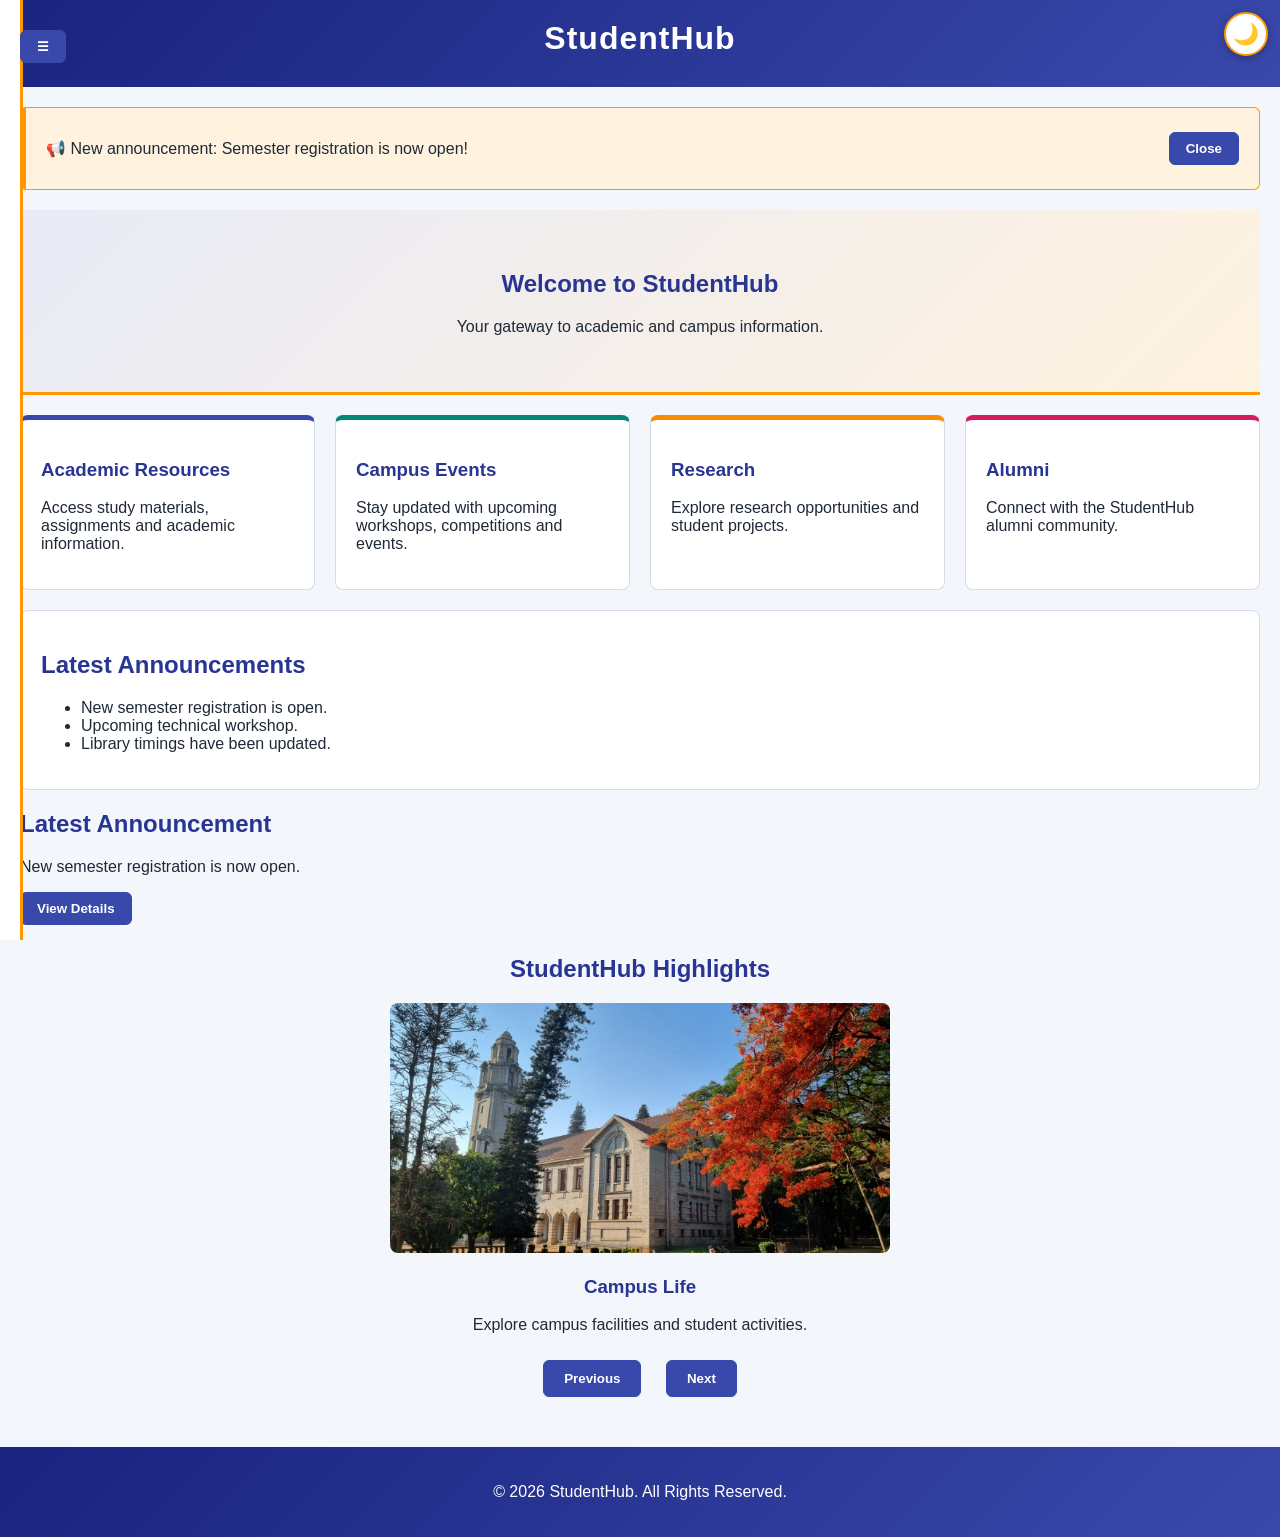
<file: index.html>
<!DOCTYPE html>
<html lang="en">

<head>
    <meta charset="UTF-8">
    <meta name="viewport" content="width=device-width, initial-scale=1.0">
    <title>StudentHub - Home</title>

    <link rel="stylesheet" href="css/style.css">
</head>

<body>

    <header>
    <h1>StudentHub</h1>

</header>
<nav>

    <button id="menuButton" class="menu-button">
        ☰
    </button>

    <div id="sideMenu" class="side-menu">

        <button id="closeMenu" class="close-menu">
            ×
        </button>

        <h2>StudentHub</h2>

        <ul>
            <li><a href="index.html">Home</a></li>
            <li><a href="about.html">About</a></li>
            <li><a href="dashboard.php">Dashboard</a></li>
            <li><a href="profile.php">Profile</a></li>
            <li><a href="events.php">Events</a></li>
            <li><a href="students.html">Students</a></li>
            <li><a href="faq.html">FAQ</a></li>
            <li><a href="campus.html">Campus</a></li>
            <li><a href="research.html">Research</a></li>
            <li><a href="alumni.html">Alumni</a></li>
            <li><a href="feedback.php">Feedback</a></li>
            <li><a href="login.php">Login</a></li>
            <li><a href="register.php">Register</a></li>
        </ul>

    </div>

</nav>
    <main>
        <div id="notification" class="notification">
    <p>
        📢 New announcement: Semester registration is now open!
    </p>

    <button id="closeNotification">Close</button>
</div>       
        <section class="hero">
            <h2>Welcome to StudentHub</h2>
            <p>Your gateway to academic and campus information.</p>
        </section>

        <section class="features">
            <article>
                <h3>Academic Resources</h3>
                <p>Access study materials, assignments and academic information.</p>
            </article>

            <article>
                <h3>Campus Events</h3>
                <p>Stay updated with upcoming workshops, competitions and events.</p>
            </article>

            <article>
                <h3>Research</h3>
                <p>Explore research opportunities and student projects.</p>
            </article>

            <article>
                <h3>Alumni</h3>
                <p>Connect with the StudentHub alumni community.</p>
            </article>
        </section>

        <section class="announcements">
            <h2>Latest Announcements</h2>
            <ul>
                <li>New semester registration is open.</li>
                <li>Upcoming technical workshop.</li>
                <li>Library timings have been updated.</li>
            </ul>
        </section>

        <section class="modal-section">
    <h2>Latest Announcement</h2>

    <p>New semester registration is now open.</p>

    <button id="openModal">View Details</button>
</section>

        <section class="slider">

    <h2>StudentHub Highlights</h2>

    <div class="slide">
        <img src="images/campus.jpg" alt="Student campus">
        <h3>Campus Life</h3>
        <p>Explore campus facilities and student activities.</p>
    </div>

    <div class="slide">
        <img src="images/research.jpg" alt="Students working on research">
        <h3>Research</h3>
        <p>Discover research opportunities and innovation projects.</p>
    </div>

    <div class="slide">
        <img src="images/events.jpg" alt="Students participating in an event">
        <h3>Campus Events</h3>
        <p>Participate in workshops, competitions and cultural events.</p>
    </div>

    <button id="previous">Previous</button>
    <button id="next">Next</button>

</section>

<div id="modal" class="modal">

    <div class="modal-content">

        <button id="closeModal" class="close-button">
            Close
        </button>

        <h2>Semester Registration</h2>

        <p>
            Students can now register for the upcoming semester
            through the StudentHub portal.
        </p>

    </div>

</div>

    </main>

    <footer>
        <p>&copy; 2026 StudentHub. All Rights Reserved.</p>
    </footer>

    <script src="js/script.js"></script>

</body>

</html>
</file>
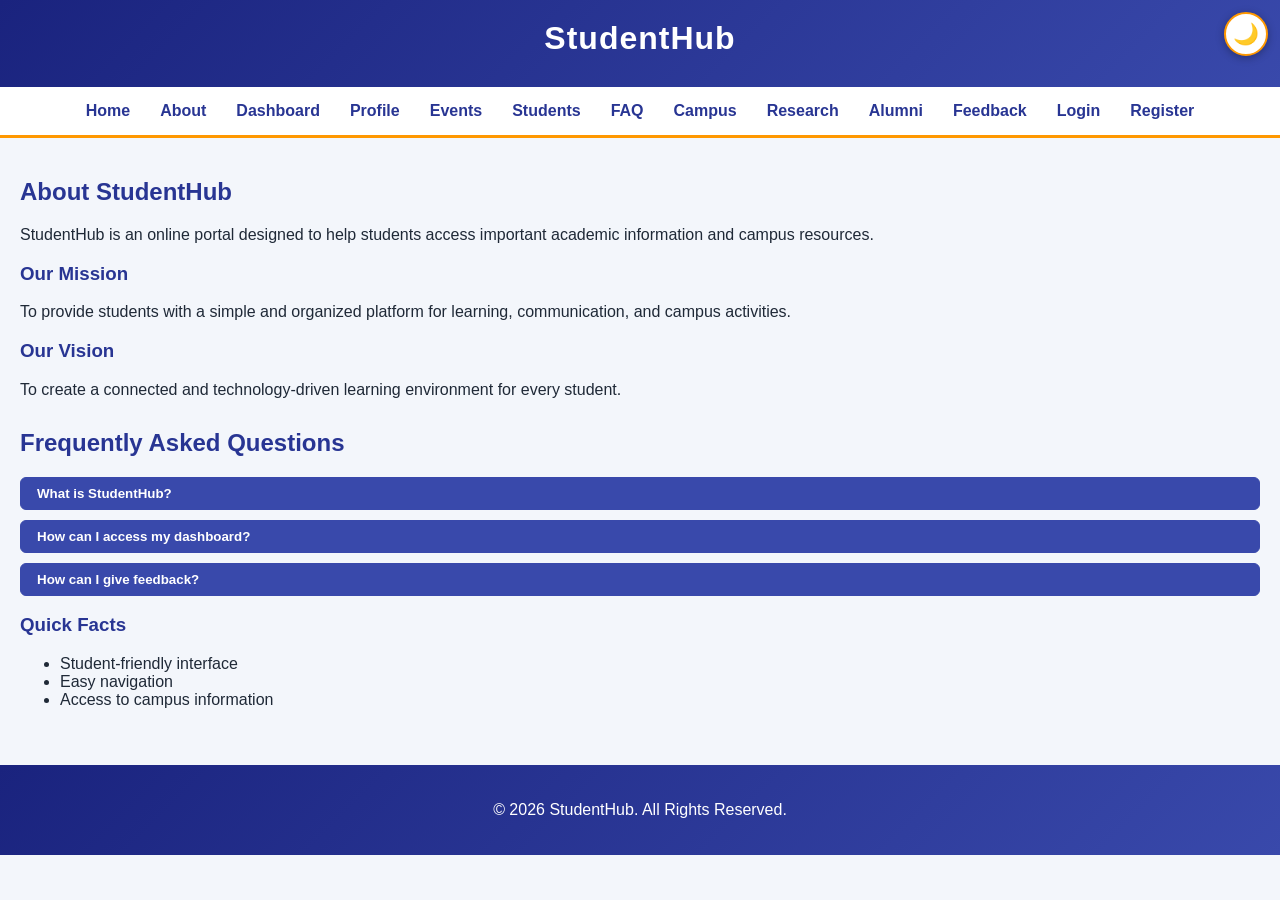
<file: about.html>
<!DOCTYPE html>
<html lang="en">

<head>
    <meta charset="UTF-8">
    <meta name="viewport" content="width=device-width, initial-scale=1.0">
    <title>StudentHub - About</title>

    <link rel="stylesheet" href="css/style.css">
</head>

<body>

    <header>
        <h1>StudentHub</h1>
    </header>

     <nav>
        <ul>
            <li><a href="index.html">Home</a></li>
            <li><a href="about.html">About</a></li>
            <li><a href="dashboard.php">Dashboard</a></li>
            <li><a href="profile.php">Profile</a></li>
            <li><a href="events.php">Events</a></li>
            <li><a href="students.html">Students</a></li>
            <li><a href="faq.html">FAQ</a></li>
            <li><a href="campus.html">Campus</a></li>
            <li><a href="research.html">Research</a></li>
            <li><a href="alumni.html">Alumni</a></li>
            <li><a href="feedback.php">Feedback</a></li>
            <li><a href="login.php">Login</a></li>
            <li><a href="register.php">Register</a></li>
        </ul>
    </nav>
    

    <main>

        <section>
            <h2>About StudentHub</h2>

            <p>
                StudentHub is an online portal designed to help students
                access important academic information and campus resources.
            </p>

            <article>
                <h3>Our Mission</h3>
                <p>
                    To provide students with a simple and organized platform
                    for learning, communication, and campus activities.
                </p>
            </article>

            <article>
                <h3>Our Vision</h3>
                <p>
                    To create a connected and technology-driven learning
                    environment for every student.
                </p>
            </article>

        </section>

        <section class="faq">
    <h2>Frequently Asked Questions</h2>

    <div class="faq-item">
        <button class="faq-question">
            What is StudentHub?
        </button>

        <p class="faq-answer">
            StudentHub is a student portal that provides academic
            and campus-related information.
        </p>
    </div>

    <div class="faq-item">
        <button class="faq-question">
            How can I access my dashboard?
        </button>

        <p class="faq-answer">
            You can access your dashboard by logging into your StudentHub account.
        </p>
    </div>

    <div class="faq-item">
        <button class="faq-question">
            How can I give feedback?
        </button>

        <p class="faq-answer">
            You can submit your suggestions through the Feedback page.
        </p>
    </div>
</section>

        <aside>
            <h3>Quick Facts</h3>
            <ul>
                <li>Student-friendly interface</li>
                <li>Easy navigation</li>
                <li>Access to campus information</li>
            </ul>
        </aside>

    </main>

    <footer>
        <p>&copy; 2026 StudentHub. All Rights Reserved.</p>
    </footer>

    <script src="js/script.js"></script>

</body>

</html>
</file>
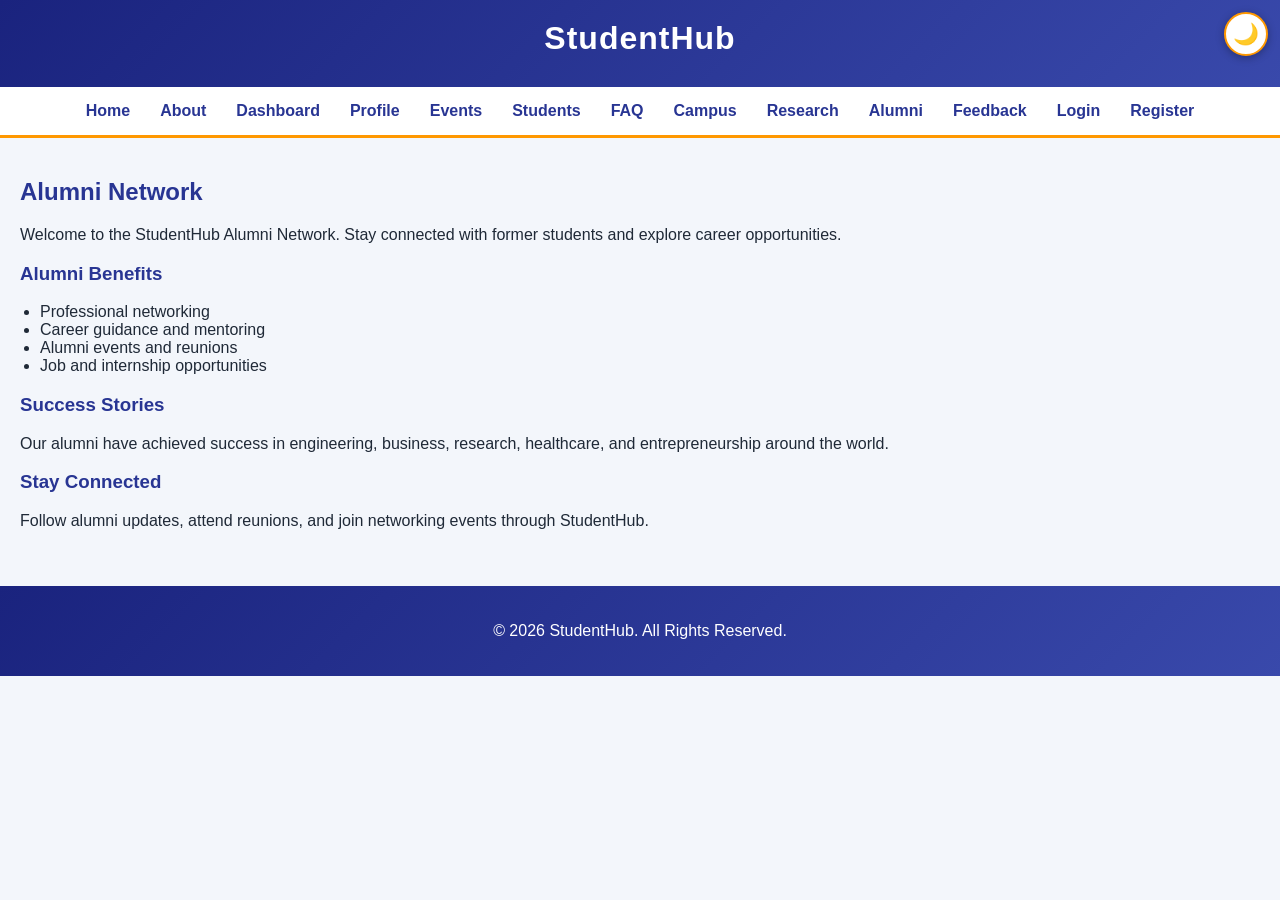
<file: alumni.html>
<!DOCTYPE html>
    <html lang="en">

    <head>
        <meta charset="UTF-8">
        <meta name="viewport" content="width=device-width, initial-scale=1.0">
        <title>StudentHub - Alumni</title>

        <link rel="stylesheet" href="css/style.css">
    </head>

    <body>

        <header>
            <h1>StudentHub</h1>
        </header>

        <nav>
            <ul>
                <li><a href="index.html">Home</a></li>
                <li><a href="about.html">About</a></li>
                <li><a href="dashboard.php">Dashboard</a></li>
                <li><a href="profile.php">Profile</a></li>
                <li><a href="events.php">Events</a></li>
            <li><a href="students.html">Students</a></li>
            <li><a href="faq.html">FAQ</a></li>
                <li><a href="campus.html">Campus</a></li>
                <li><a href="research.html">Research</a></li>
                <li><a href="alumni.html">Alumni</a></li>
                <li><a href="feedback.php">Feedback</a></li>
                <li><a href="login.php">Login</a></li>
            <li><a href="register.php">Register</a></li>
            </ul>
        </nav>

        <main>

            <section>
                <h2>Alumni Network</h2>

                <p>
                    Welcome to the StudentHub Alumni Network. Stay connected with
                    former students and explore career opportunities.
                </p>

                <article>
                    <h3>Alumni Benefits</h3>
                    <ul>
                        <li>Professional networking</li>
                        <li>Career guidance and mentoring</li>
                        <li>Alumni events and reunions</li>
                        <li>Job and internship opportunities</li>
                    </ul>
                </article>

                <article>
                    <h3>Success Stories</h3>
                    <p>
                        Our alumni have achieved success in engineering, business,
                        research, healthcare, and entrepreneurship around the world.
                    </p>
                </article>

            </section>

            <aside>
                <h3>Stay Connected</h3>
                <p>
                    Follow alumni updates, attend reunions, and join networking
                    events through StudentHub.
                </p>
            </aside>

        </main>

        <footer>
            <p>&copy; 2026 StudentHub. All Rights Reserved.</p>
        </footer>

        <script src="js/script.js"></script>

    </body>

    </html>
</file>
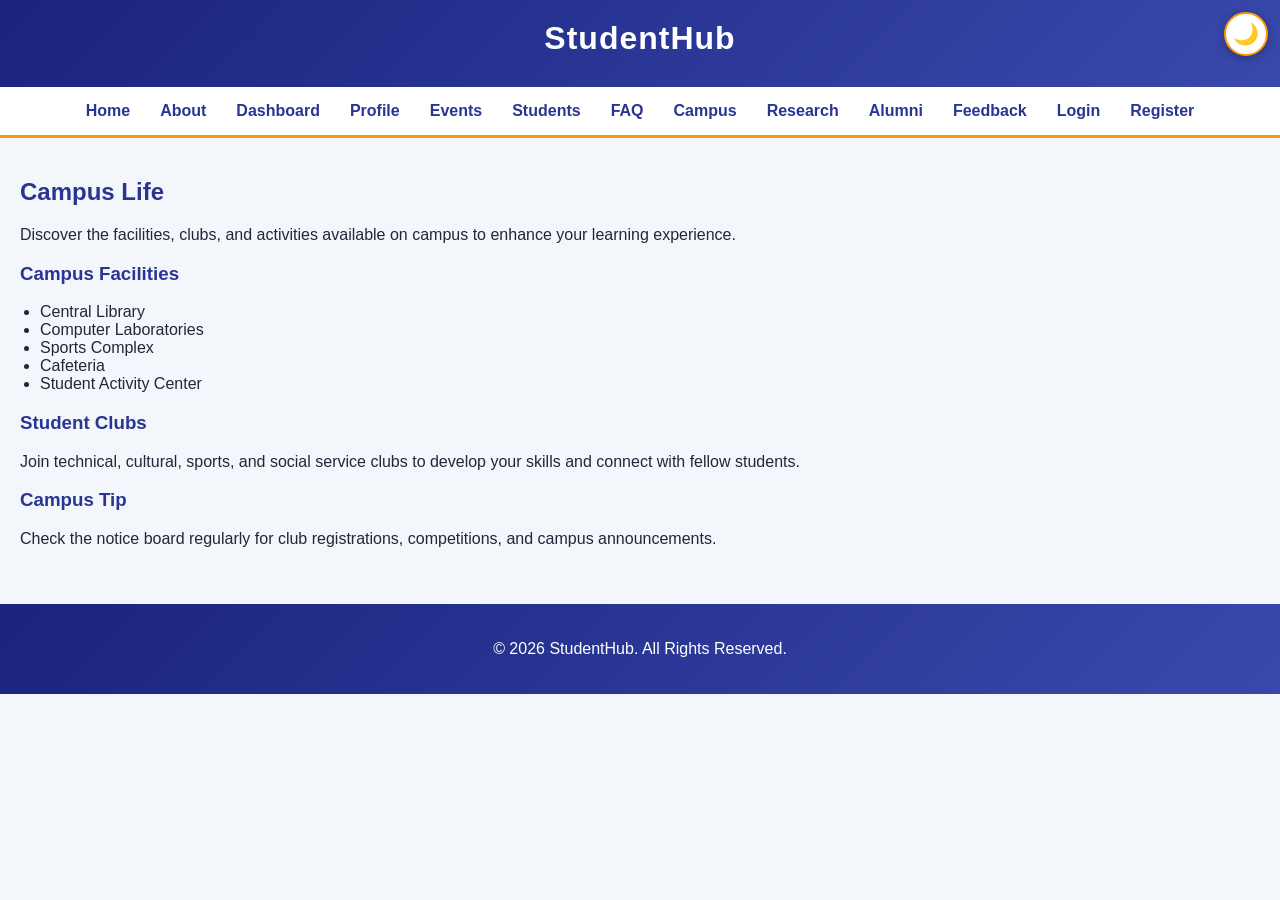
<file: campus.html>
<!DOCTYPE html>
<html lang="en">

<head>
    <meta charset="UTF-8">
    <meta name="viewport" content="width=device-width, initial-scale=1.0">
    <title>StudentHub - Campus</title>

    <link rel="stylesheet" href="css/style.css">
</head>

<body>

    <header>
        <h1>StudentHub</h1>
    </header>

    <nav>
        <ul>
            <li><a href="index.html">Home</a></li>
            <li><a href="about.html">About</a></li>
            <li><a href="dashboard.php">Dashboard</a></li>
            <li><a href="profile.php">Profile</a></li>
            <li><a href="events.php">Events</a></li>
            <li><a href="students.html">Students</a></li>
            <li><a href="faq.html">FAQ</a></li>
            <li><a href="campus.html">Campus</a></li>
            <li><a href="research.html">Research</a></li>
            <li><a href="alumni.html">Alumni</a></li>
            <li><a href="feedback.php">Feedback</a></li>
            <li><a href="login.php">Login</a></li>
            <li><a href="register.php">Register</a></li>
        </ul>
    </nav>

    <main>

        <section>
            <h2>Campus Life</h2>

            <p>
                Discover the facilities, clubs, and activities available on campus
                to enhance your learning experience.
            </p>

            <article>
                <h3>Campus Facilities</h3>
                <ul>
                    <li>Central Library</li>
                    <li>Computer Laboratories</li>
                    <li>Sports Complex</li>
                    <li>Cafeteria</li>
                    <li>Student Activity Center</li>
                </ul>
            </article>

            <article>
                <h3>Student Clubs</h3>
                <p>
                    Join technical, cultural, sports, and social service clubs to
                    develop your skills and connect with fellow students.
                </p>
            </article>

        </section>

        <aside>
            <h3>Campus Tip</h3>
            <p>
                Check the notice board regularly for club registrations,
                competitions, and campus announcements.
            </p>
        </aside>

    </main>

    <footer>
        <p>&copy; 2026 StudentHub. All Rights Reserved.</p>
    </footer>

    <script src="js/script.js"></script>

</body>

</html>
</file>
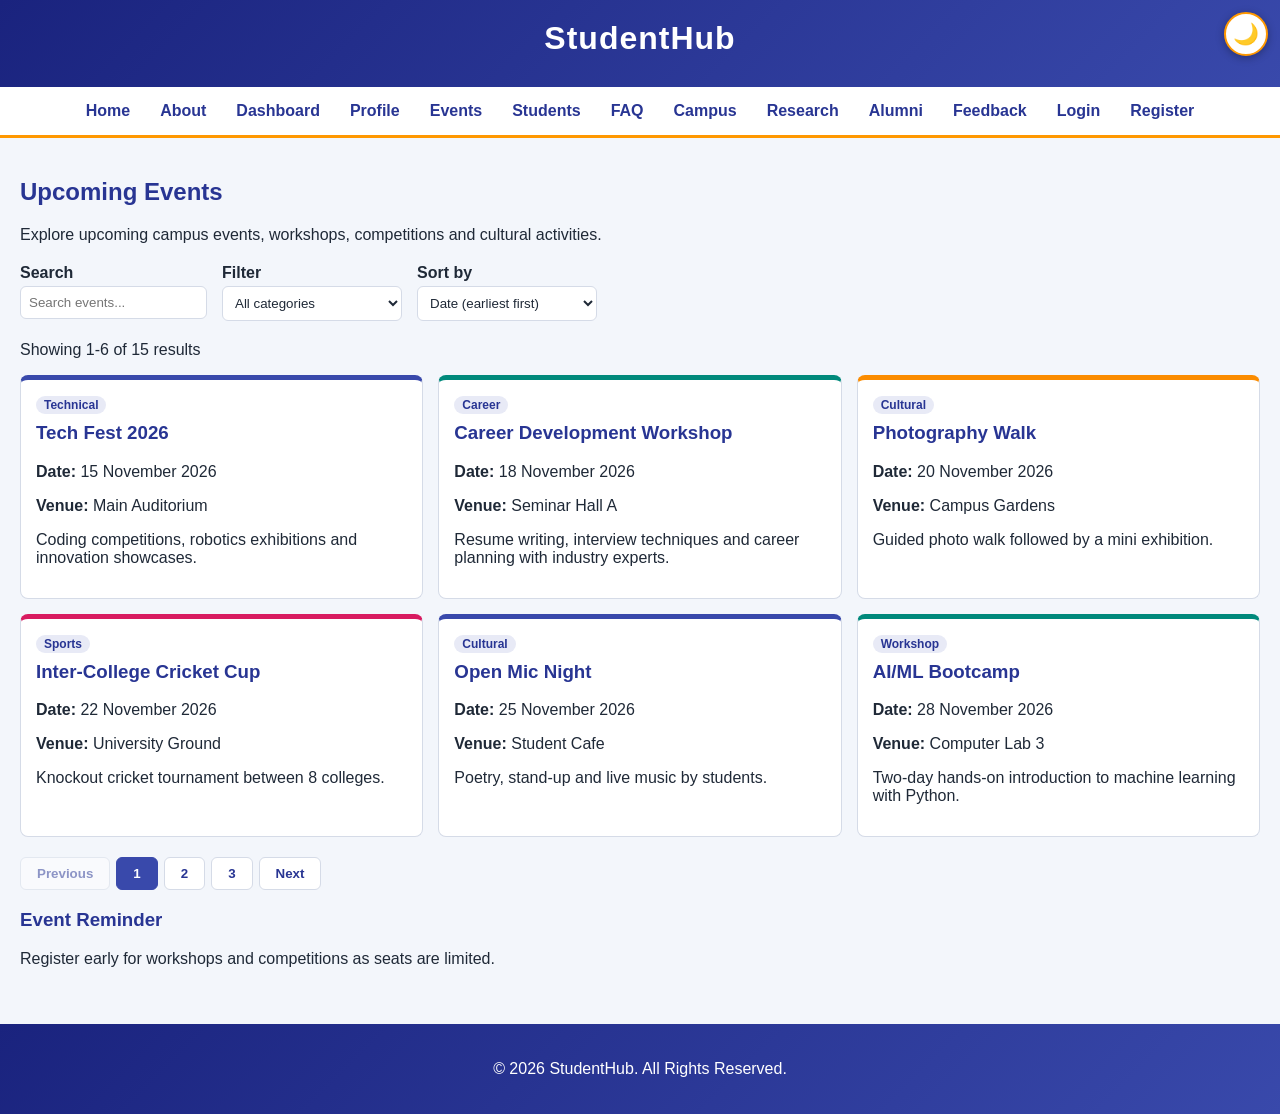
<file: events.html>
<!DOCTYPE html>
<html lang="en">

<head>
    <meta charset="UTF-8">
    <meta name="viewport" content="width=device-width, initial-scale=1.0">
    <title>StudentHub - Events</title>

    <link rel="stylesheet" href="css/style.css">
</head>

<body>

    <header>
        <h1>StudentHub</h1>
    </header>

    <nav>
        <ul>
            <li><a href="index.html">Home</a></li>
            <li><a href="about.html">About</a></li>
            <li><a href="dashboard.php">Dashboard</a></li>
            <li><a href="profile.php">Profile</a></li>
            <li><a href="events.html">Events</a></li>
            <li><a href="students.html">Students</a></li>
            <li><a href="faq.html">FAQ</a></li>
            <li><a href="campus.html">Campus</a></li>
            <li><a href="research.html">Research</a></li>
            <li><a href="alumni.html">Alumni</a></li>
            <li><a href="feedback.php">Feedback</a></li>
            <li><a href="login.php">Login</a></li>
            <li><a href="register.php">Register</a></li>
        </ul>
    </nav>

    <main>

        <section id="listApp" data-source="data/events.json" data-type="events" data-page-size="6">
            <h2>Upcoming Events</h2>
            <p>Explore upcoming campus events, workshops, competitions and cultural activities.</p>

            <div class="controls">
                <div>
                    <label for="searchBox">Search</label>
                    <input type="search" id="searchBox" placeholder="Search events...">
                </div>
                <div>
                    <label for="filterSelect">Filter</label>
                    <select id="filterSelect"></select>
                </div>
                <div>
                    <label for="sortSelect">Sort by</label>
                    <select id="sortSelect"></select>
                </div>
            </div>

            <p id="listStatus" role="status">Loading...</p>
            <div id="listContainer" class="card-grid"></div>
            <div id="pagination" class="pagination" role="navigation" aria-label="Pagination"></div>
        </section>

        <aside>
            <h3>Event Reminder</h3>
            <p>Register early for workshops and competitions as seats are limited.</p>
        </aside>

    </main>

    <footer>
        <p>&copy; 2026 StudentHub. All Rights Reserved.</p>
    </footer>

    <script src="js/script.js"></script>
    <script src="js/list.js"></script>

</body>

</html>
</file>
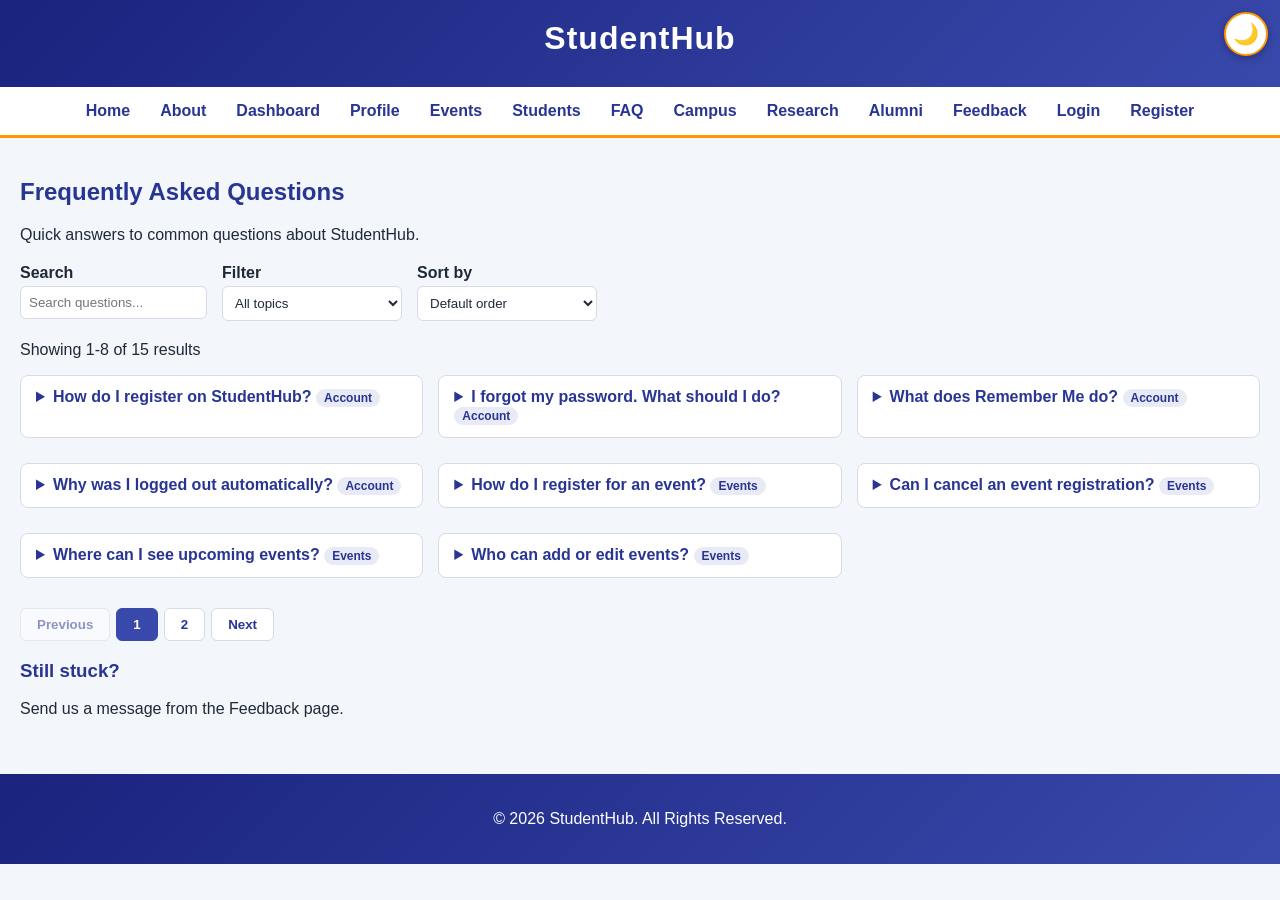
<file: faq.html>
<!DOCTYPE html>
<html lang="en">

<head>
    <meta charset="UTF-8">
    <meta name="viewport" content="width=device-width, initial-scale=1.0">
    <title>StudentHub - FAQ</title>

    <link rel="stylesheet" href="css/style.css">
</head>

<body>

    <header>
        <h1>StudentHub</h1>
    </header>

    <nav>
        <ul>
            <li><a href="index.html">Home</a></li>
            <li><a href="about.html">About</a></li>
            <li><a href="dashboard.php">Dashboard</a></li>
            <li><a href="profile.php">Profile</a></li>
            <li><a href="events.php">Events</a></li>
            <li><a href="students.html">Students</a></li>
            <li><a href="faq.html">FAQ</a></li>
            <li><a href="campus.html">Campus</a></li>
            <li><a href="research.html">Research</a></li>
            <li><a href="alumni.html">Alumni</a></li>
            <li><a href="feedback.php">Feedback</a></li>
            <li><a href="login.php">Login</a></li>
            <li><a href="register.php">Register</a></li>
        </ul>
    </nav>

    <main>

        <section id="listApp" data-source="data/faqs.json" data-type="faqs" data-page-size="8">
            <h2>Frequently Asked Questions</h2>
            <p>Quick answers to common questions about StudentHub.</p>

            <div class="controls">
                <div>
                    <label for="searchBox">Search</label>
                    <input type="search" id="searchBox" placeholder="Search questions...">
                </div>
                <div>
                    <label for="filterSelect">Filter</label>
                    <select id="filterSelect"></select>
                </div>
                <div>
                    <label for="sortSelect">Sort by</label>
                    <select id="sortSelect"></select>
                </div>
            </div>

            <p id="listStatus" role="status">Loading...</p>
            <div id="listContainer" class="card-grid"></div>
            <div id="pagination" class="pagination" role="navigation" aria-label="Pagination"></div>
        </section>

        <aside>
            <h3>Still stuck?</h3>
            <p>Send us a message from the Feedback page.</p>
        </aside>

    </main>

    <footer>
        <p>&copy; 2026 StudentHub. All Rights Reserved.</p>
    </footer>

    <script src="js/script.js"></script>
    <script src="js/list.js"></script>

</body>

</html>
</file>
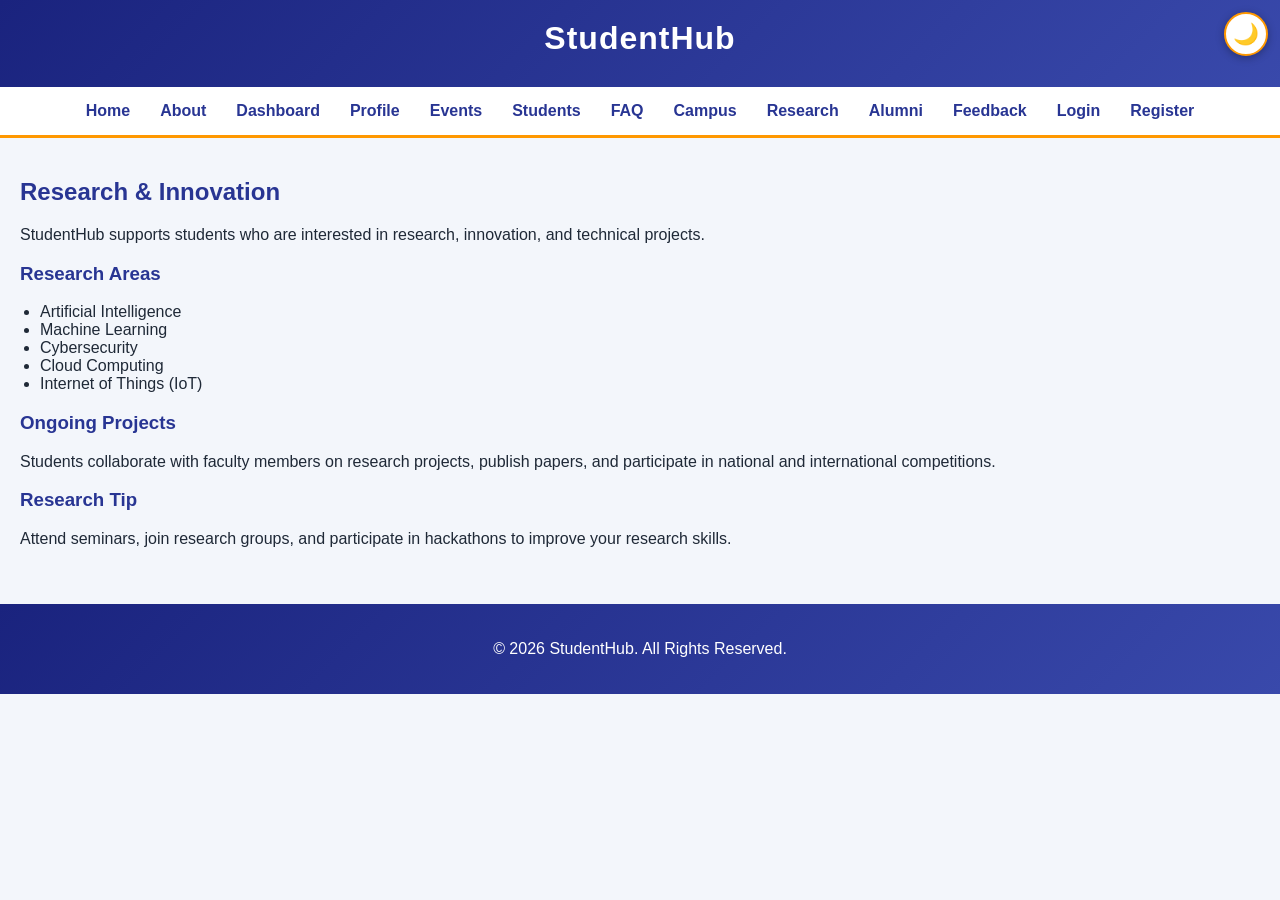
<file: research.html>
<!DOCTYPE html>
<html lang="en">

<head>
    <meta charset="UTF-8">
    <meta name="viewport" content="width=device-width, initial-scale=1.0">
    <title>StudentHub - Research</title>

    <link rel="stylesheet" href="css/style.css">
</head>

<body>

    <header>
        <h1>StudentHub</h1>
    </header>

    <nav>
        <ul>
            <li><a href="index.html">Home</a></li>
            <li><a href="about.html">About</a></li>
            <li><a href="dashboard.php">Dashboard</a></li>
            <li><a href="profile.php">Profile</a></li>
            <li><a href="events.php">Events</a></li>
            <li><a href="students.html">Students</a></li>
            <li><a href="faq.html">FAQ</a></li>
            <li><a href="campus.html">Campus</a></li>
            <li><a href="research.html">Research</a></li>
            <li><a href="alumni.html">Alumni</a></li>
            <li><a href="feedback.php">Feedback</a></li>
            <li><a href="login.php">Login</a></li>
            <li><a href="register.php">Register</a></li>
        </ul>
    </nav>

    <main>

        <section>
            <h2>Research & Innovation</h2>

            <p>
                StudentHub supports students who are interested in research,
                innovation, and technical projects.
            </p>

            <article>
                <h3>Research Areas</h3>
                <ul>
                    <li>Artificial Intelligence</li>
                    <li>Machine Learning</li>
                    <li>Cybersecurity</li>
                    <li>Cloud Computing</li>
                    <li>Internet of Things (IoT)</li>
                </ul>
            </article>

            <article>
                <h3>Ongoing Projects</h3>
                <p>
                    Students collaborate with faculty members on research
                    projects, publish papers, and participate in national and
                    international competitions.
                </p>
            </article>

        </section>

        <aside>
            <h3>Research Tip</h3>
            <p>
                Attend seminars, join research groups, and participate in
                hackathons to improve your research skills.
            </p>
        </aside>

    </main>

    <footer>
        <p>&copy; 2026 StudentHub. All Rights Reserved.</p>
    </footer>

    <script src="js/script.js"></script>

</body>

</html>
</file>
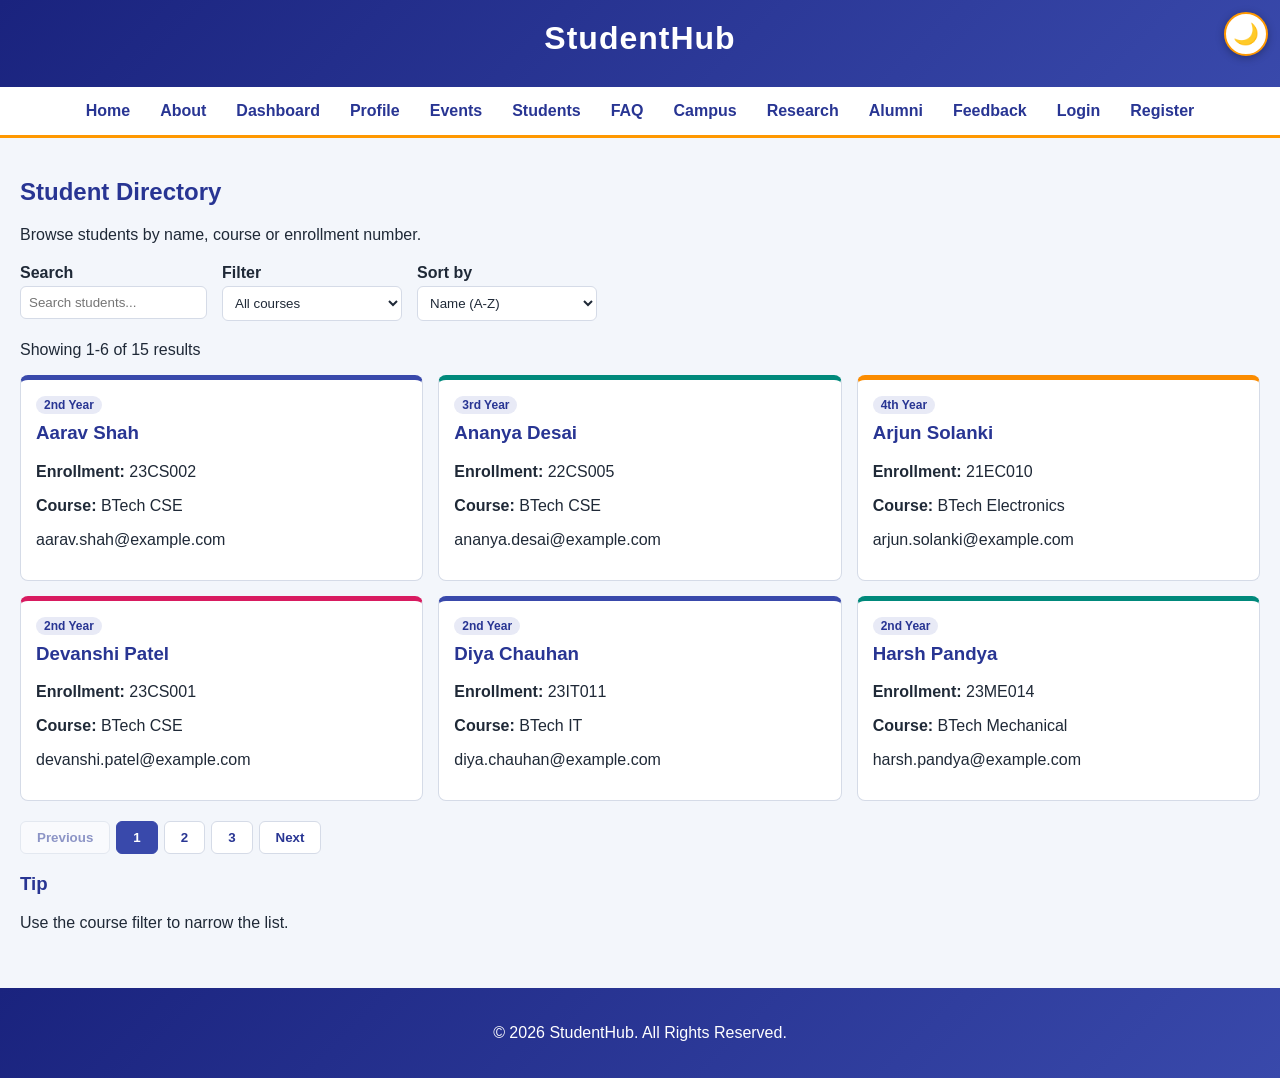
<file: students.html>
<!DOCTYPE html>
<html lang="en">

<head>
    <meta charset="UTF-8">
    <meta name="viewport" content="width=device-width, initial-scale=1.0">
    <title>StudentHub - Students</title>

    <link rel="stylesheet" href="css/style.css">
</head>

<body>

    <header>
        <h1>StudentHub</h1>
    </header>

    <nav>
        <ul>
            <li><a href="index.html">Home</a></li>
            <li><a href="about.html">About</a></li>
            <li><a href="dashboard.php">Dashboard</a></li>
            <li><a href="profile.php">Profile</a></li>
            <li><a href="events.php">Events</a></li>
            <li><a href="students.html">Students</a></li>
            <li><a href="faq.html">FAQ</a></li>
            <li><a href="campus.html">Campus</a></li>
            <li><a href="research.html">Research</a></li>
            <li><a href="alumni.html">Alumni</a></li>
            <li><a href="feedback.php">Feedback</a></li>
            <li><a href="login.php">Login</a></li>
            <li><a href="register.php">Register</a></li>
        </ul>
    </nav>

    <main>

        <section id="listApp" data-source="data/students.json" data-type="students" data-page-size="6">
            <h2>Student Directory</h2>
            <p>Browse students by name, course or enrollment number.</p>

            <div class="controls">
                <div>
                    <label for="searchBox">Search</label>
                    <input type="search" id="searchBox" placeholder="Search students...">
                </div>
                <div>
                    <label for="filterSelect">Filter</label>
                    <select id="filterSelect"></select>
                </div>
                <div>
                    <label for="sortSelect">Sort by</label>
                    <select id="sortSelect"></select>
                </div>
            </div>

            <p id="listStatus" role="status">Loading...</p>
            <div id="listContainer" class="card-grid"></div>
            <div id="pagination" class="pagination" role="navigation" aria-label="Pagination"></div>
        </section>

        <aside>
            <h3>Tip</h3>
            <p>Use the course filter to narrow the list.</p>
        </aside>

    </main>

    <footer>
        <p>&copy; 2026 StudentHub. All Rights Reserved.</p>
    </footer>

    <script src="js/script.js"></script>
    <script src="js/list.js"></script>

</body>

</html>
</file>
<file: css/style.css>
/* Basic styling */

body {
    margin: 0;
    font-family: Arial, sans-serif;
    background-color: #f5f5f5;
    color: #222;
}

/* Header */

header {
    padding: 20px;
    text-align: center;
    background-color: #ddd;
}

/* Navigation - Flexbox */

nav ul {
    list-style: none;
    padding: 15px;
    margin: 0;

    display: flex;
    flex-direction: column;
    align-items: center;
    gap: 10px;

    background-color: #eee;
}

nav a {
    text-decoration: none;
    color: #222;
}

/* Main */

main {
    padding: 20px;
}

/* Hero */

.hero {
    text-align: center;
    padding: 40px 20px;
    background-color: #ddd;
}

/* Features - Grid */

.features {
    display: grid;
    grid-template-columns: 1fr;
    gap: 20px;
    margin-top: 20px;
}

.features article {
    padding: 20px;
    background-color: white;
    border: 1px solid #ccc;
}

/* Announcements */

.announcements {
    margin-top: 20px;
    padding: 20px;
    background-color: white;
}

/* Footer */

footer {
    margin-top: 20px;
    padding: 20px;
    text-align: center;
    background-color: #ddd;
}


/* TABLET */

@media (min-width: 768px) {

    nav ul {
        flex-direction: row;
        justify-content: center;
    }

    .features {
        grid-template-columns: 1fr 1fr;
    }

}


/* DESKTOP */

@media (min-width: 1024px) {

    .features {
        grid-template-columns: 1fr 1fr 1fr 1fr;
    }

}

@media (min-width: 768px) {

    .menu-button {
        display: none;
    }

    #navMenu {
        display: flex;
        flex-direction: row;
        justify-content: center;
        gap: 10px;
    }

}

.faq {
    margin-top: 30px;
}

.faq-item {
    margin-bottom: 10px;
}

.faq-question {
    width: 100%;
    padding: 15px;
    text-align: left;
    cursor: pointer;
}

.faq-answer {
    display: none;
    padding: 15px;
    margin: 0;
    background-color: white;
}

.modal {
    display: none;
    position: fixed;
    top: 0;
    left: 0;
    width: 100%;
    height: 100%;
    background-color: rgba(0, 0, 0, 0.5);

    justify-content: center;
    align-items: center;
}

.modal-content {
    background-color: white;
    padding: 30px;
    max-width: 400px;
    width: 80%;
}

.close-button {
    float: right;
    cursor: pointer;
}

.slider {
    text-align: center;
    margin-top: 30px;
}

.slide {
    display: none;
}

.slide img {
    width: 100%;
    max-width: 500px;
    height: 250px;
    object-fit: cover;
}

#previous,
#next {
    margin: 10px;
    padding: 10px 20px;
    cursor: pointer;
}
.notification {
    display: flex;
    justify-content: space-between;
    align-items: center;
    padding: 15px 20px;
    margin-bottom: 20px;
    background-color: #e6e6e6;
    border: 1px solid #999;
}

.notification button {
    padding: 8px 15px;
    cursor: pointer;
}
.menu-button {
    display: block;
    padding: 10px 15px;
    margin: 10px auto;
    cursor: pointer;
}

#navMenu {
    display: none;
}

#navMenu.show {
    display: flex;
    flex-direction: column;
}
.menu-button {
    position: fixed;
    top: 20px;
    left: 20px;
    padding: 10px 15px;
    cursor: pointer;
    z-index: 1000;
}

.side-menu {
    position: fixed;
    top: 0;
    left: -260px;

    width: 240px;
    height: 100vh;

    padding: 20px;

    background-color: white;
    border-right: 1px solid #ccc;

    transition: left 0.3s ease;

    z-index: 999;
}

.side-menu.open {
    left: 0;
}

.close-menu {
    float: right;
    font-size: 24px;
    cursor: pointer;
}

.side-menu ul {
    list-style: none;
    padding: 0;
    margin-top: 40px;

    display: flex;
    flex-direction: column;
    gap: 15px;
}

.side-menu a {
    text-decoration: none;
    color: #222;
}
/* Dark theme */

body.dark-theme {
    background-color: #222;
    color: white;
}

body.dark-theme header {
    background-color: #333;
}

body.dark-theme nav {
    background-color: #333;
}

body.dark-theme nav a {
    color: white;
}

body.dark-theme .hero {
    background-color: #333;
}

body.dark-theme .features article,
body.dark-theme .announcements,
body.dark-theme .modal-content,
body.dark-theme .notification {
    background-color: #333;
    color: white;
}

body.dark-theme footer {
    background-color: #333;
}

/* ===== Forms (Practical 5) ===== */

.form-group {
    margin-bottom: 18px;
    border: none;
    padding: 0;
}

form input[type="text"],
form input[type="email"],
form input[type="tel"],
form input[type="password"],
form select {
    width: 100%;
    max-width: 350px;
    padding: 8px;
    box-sizing: border-box;
    border: 1px solid #999;
}

form input.invalid,
form select.invalid {
    border: 2px solid #d32f2f;
}

.error {
    display: block;
    color: #d32f2f;
    font-size: 0.85rem;
    margin-top: 4px;
    min-height: 1em;
}

.success {
    color: #2e7d32;
    font-weight: bold;
}

.strength-bar {
    width: 100%;
    max-width: 350px;
    height: 8px;
    margin-top: 6px;
    background-color: #ddd;
}

#strengthFill {
    height: 100%;
    width: 0;
    transition: width 0.3s ease, background-color 0.3s ease;
}

form button[type="submit"],
form button[type="reset"] {
    padding: 10px 20px;
    cursor: pointer;
}

body.dark-theme .side-menu,
body.dark-theme form select,
body.dark-theme form input {
    background-color: #444;
    color: white;
}

body.dark-theme .side-menu a {
    color: white;
}

body.dark-theme .strength-bar {
    background-color: #555;
}


/* ===== Practical 6-10 additions ===== */

nav ul { flex-wrap: wrap; }

.sr-only { position: absolute; left: -9999px; }

/* search / filter controls */
.controls {
    display: flex;
    flex-wrap: wrap;
    gap: 15px;
    margin: 20px 0;
}

.controls label { display: block; font-weight: bold; margin-bottom: 4px; }

.controls input,
.controls select,
form textarea {
    padding: 8px;
    border: 1px solid #999;
    box-sizing: border-box;
    min-width: 180px;
}

form textarea { width: 100%; max-width: 350px; }
form textarea.invalid { border: 2px solid #d32f2f; }

/* card grid (events, students, admin stats) */
.card-grid {
    display: grid;
    grid-template-columns: 1fr;
    gap: 15px;
    margin-top: 15px;
}

.card, .stat-card {
    padding: 15px;
    background-color: white;
    border: 1px solid #ccc;
}

.card h3 { margin-top: 8px; }

.tag {
    display: inline-block;
    padding: 2px 8px;
    font-size: 0.75rem;
    background-color: #ddd;
    border-radius: 10px;
}

.stat-number { font-size: 2rem; font-weight: bold; margin: 5px 0; }

.empty, .error-box { padding: 15px; background-color: white; border: 1px solid #ccc; }
.error-box { color: #d32f2f; border-color: #d32f2f; }

/* FAQ using <details> */
.faq-details { background-color: white; border: 1px solid #ccc; padding: 12px 15px; margin-bottom: 10px; }
.faq-details summary { cursor: pointer; font-weight: bold; }

/* pagination */
.pagination { display: flex; flex-wrap: wrap; gap: 6px; margin-top: 20px; }
.pagination button { padding: 8px 12px; cursor: pointer; }
.pagination button.active { background-color: #222; color: white; }
.pagination button:disabled { opacity: 0.5; cursor: not-allowed; }

/* alerts */
.alert { margin: 20px; padding: 12px 15px; border: 1px solid; }
.alert-success { background-color: #e8f5e9; border-color: #388e3c; color: #1b5e20; }
.alert-error   { background-color: #ffebee; border-color: #d32f2f; color: #b71c1c; }
.alert-info    { background-color: #e3f2fd; border-color: #1976d2; color: #0d47a1; }
main .alert { margin: 15px 0; }

/* logout button inside nav */
.inline-form { display: inline; margin: 0; }
.link-button { background: none; border: none; padding: 0; font: inherit; color: #222; text-decoration: underline; cursor: pointer; }
.nav-user { font-style: italic; }

/* tables */
.table-wrap { overflow-x: auto; }
.data-table { border-collapse: collapse; width: 100%; background-color: white; }
.data-table th, .data-table td { border: 1px solid #ccc; padding: 8px; text-align: left; vertical-align: top; }
.data-table th { background-color: #eee; }

@media (min-width: 768px) {
    .card-grid { grid-template-columns: 1fr 1fr; }
}

@media (min-width: 1024px) {
    .card-grid { grid-template-columns: 1fr 1fr 1fr; }
}

/* dark theme for new parts */
body.dark-theme .card,
body.dark-theme .stat-card,
body.dark-theme .faq-details,
body.dark-theme .empty,
body.dark-theme .data-table { background-color: #333; color: white; border-color: #555; }
body.dark-theme .data-table th { background-color: #444; }
body.dark-theme .tag { background-color: #555; }
body.dark-theme .link-button,
body.dark-theme .side-menu a { color: white; }
body.dark-theme .pagination button.active { background-color: #eee; color: #222; }
body.dark-theme .alert-success { background-color: #1b3a1f; color: #c8e6c9; }
body.dark-theme .alert-error   { background-color: #3d1a1a; color: #ffcdd2; }
body.dark-theme .alert-info    { background-color: #1a2a3d; color: #bbdefb; }
body.dark-theme .controls input,
body.dark-theme .controls select,
body.dark-theme form textarea { background-color: #444; color: white; }


/* ===== Practical 11-14 additions ===== */

.role-nav ul { background-color: #d7e3f4; padding: 10px 15px; }
.role-nav a[aria-current="page"] { font-weight: bold; text-decoration: underline; }

.button-link {
    display: inline-block;
    padding: 8px 14px;
    background-color: #eee;
    color: #222;
    border: 1px solid #999;
    text-decoration: none;
    cursor: pointer;
}

.controls-buttons { display: flex; gap: 8px; align-items: flex-end; }
.toolbar { display: flex; flex-wrap: wrap; gap: 10px; align-items: center; }

.actions { white-space: nowrap; }
.actions form { display: inline; margin: 0; }
.actions a, .actions .link-button { margin-right: 8px; }
.danger { color: #d32f2f; }
.row-inactive { opacity: 0.65; }
.tag-active   { background-color: #c8e6c9; }
.tag-inactive { background-color: #ffcdd2; }

.poster-thumb { width: 70px; height: 70px; object-fit: cover; border: 1px solid #ccc; }

.ajax-form { padding: 15px; margin: 15px 0; background-color: white; border: 1px solid #ccc; }

/* pagination links (server-side pages) */
a.page-link, span.page-link {
    display: inline-block;
    padding: 6px 12px;
    border: 1px solid #999;
    text-decoration: none;
    color: #222;
    background-color: #fff;
}
a.page-link.active { background-color: #222; color: #fff; }
span.page-link.disabled { opacity: 0.5; }

/* simple bar chart (admin dashboard) */
.chart { max-width: 600px; margin-bottom: 25px; }
.chart-row { display: flex; align-items: center; gap: 10px; margin-bottom: 8px; }
.chart-label { width: 80px; font-size: 0.9rem; }
.chart-track { flex: 1; height: 18px; background-color: #ddd; }
.chart-bar { height: 100%; background-color: #1976d2; }
.chart-value { width: 24px; text-align: right; }

body.dark-theme .role-nav ul { background-color: #2b3a4d; }
body.dark-theme .role-nav a { color: white; }
body.dark-theme .button-link { background-color: #444; color: white; border-color: #666; }
body.dark-theme .ajax-form { background-color: #333; border-color: #555; }
body.dark-theme a.page-link, body.dark-theme span.page-link { background-color: #333; color: white; border-color: #666; }
body.dark-theme a.page-link.active { background-color: #eee; color: #222; }
body.dark-theme .chart-track { background-color: #555; }
body.dark-theme .tag-active { background-color: #2e5b32; }
body.dark-theme .tag-inactive { background-color: #6b2a2a; }


/* =====================================================================
   COLOR THEME  -  change the colors in the two blocks below and the
   whole website updates (light mode = :root, dark mode = body.dark-theme)
   ===================================================================== */

:root {
    --bg: #f3f6fb;
    --surface: #ffffff;
    --input-bg: #ffffff;
    --text: #1f2937;
    --border: #d5dbe7;
    --zebra: #f7f9fd;

    --primary: #3949ab;          /* buttons, bars */
    --on-primary: #ffffff;       /* text on buttons */
    --primary-soft: #e8eaf6;     /* light tint of primary */
    --link: #283593;             /* links and headings */
    --accent: #ff9800;           /* highlights */
    --accent-soft: #fff3e0;

    --chrome-from: #1a237e;      /* header + footer gradient */
    --chrome-to: #3949ab;

    --c1: #3949ab;               /* card top borders: indigo, teal, amber, rose */
    --c2: #00897b;
    --c3: #fb8c00;
    --c4: #d81b60;
}

body.dark-theme {
    --bg: #121826;
    --surface: #1e2638;
    --input-bg: #2a3350;
    --text: #e8ecf5;
    --border: #36405a;
    --zebra: #232c42;

    --primary: #7986cb;
    --on-primary: #10142b;
    --primary-soft: #2a3354;
    --link: #9fa8da;
    --accent: #ffb74d;
    --accent-soft: #3a2f1a;

    --chrome-from: #0e1330;
    --chrome-to: #232c5c;

    --c1: #7986cb;
    --c2: #4db6ac;
    --c3: #ffb74d;
    --c4: #f06292;
}

/* ---- Base ---- */
body, body.dark-theme { background-color: var(--bg); color: var(--text); }

a { color: var(--link); }
a:hover { color: var(--accent); }

h2, h3 { color: var(--link); }

/* ---- Header and footer ---- */
header, body.dark-theme header {
    background: linear-gradient(135deg, var(--chrome-from), var(--chrome-to));
    color: #ffffff;
}
header h1 { margin: 0 0 10px; color: #ffffff; letter-spacing: 1px; }

footer, body.dark-theme footer {
    background: linear-gradient(135deg, var(--chrome-from), var(--chrome-to));
    color: #ffffff;
}

/* ---- Navigation ---- */
nav ul, body.dark-theme nav {
    background-color: var(--surface);
    border-bottom: 3px solid var(--accent);
}
nav a, body.dark-theme nav a {
    color: var(--link);
    font-weight: bold;
    padding: 5px 10px;
    border-radius: 6px;
}
nav a:hover { background-color: var(--primary-soft); color: var(--link); }
nav a[aria-current="page"] { background-color: var(--primary-soft); }

.role-nav ul, body.dark-theme .role-nav ul {
    background-color: var(--primary-soft);
    border-bottom: none;
}
.nav-user { color: var(--text); }

.side-menu, body.dark-theme .side-menu {
    background-color: var(--surface);
    border-right: 3px solid var(--accent);
    color: var(--text);
}
.side-menu a, body.dark-theme .side-menu a { color: var(--link); font-weight: bold; }

/* ---- Hero, cards and panels ---- */
.hero, body.dark-theme .hero {
    background: linear-gradient(135deg, var(--primary-soft), var(--accent-soft));
    border-bottom: 3px solid var(--accent);
}

.features article, .announcements, .card, .stat-card, .faq-details, .faq-answer,
.modal-content, .empty, .ajax-form,
body.dark-theme .features article, body.dark-theme .announcements, body.dark-theme .card,
body.dark-theme .stat-card, body.dark-theme .faq-details, body.dark-theme .modal-content,
body.dark-theme .empty, body.dark-theme .ajax-form {
    background-color: var(--surface);
    color: var(--text);
    border: 1px solid var(--border);
    border-radius: 8px;
}

.features article, .card, .stat-card { border-top: 5px solid var(--c1); }
.features article:nth-child(4n+2), .card-grid .card:nth-child(4n+2), .card-grid .stat-card:nth-child(4n+2) { border-top-color: var(--c2); }
.features article:nth-child(4n+3), .card-grid .card:nth-child(4n+3), .card-grid .stat-card:nth-child(4n+3) { border-top-color: var(--c3); }
.features article:nth-child(4n+4), .card-grid .card:nth-child(4n+4), .card-grid .stat-card:nth-child(4n+4) { border-top-color: var(--c4); }
.stat-number { color: var(--link); }

.notification, body.dark-theme .notification {
    background-color: var(--accent-soft);
    color: var(--text);
    border: 1px solid var(--accent);
    border-left-width: 6px;
    border-radius: 6px;
}

.faq-details summary { color: var(--link); }
.faq-details[open] { border-left: 5px solid var(--accent); }

/* ---- Buttons ---- */
button:not(.link-button), .button-link, input[type="submit"],
body.dark-theme .button-link {
    background-color: var(--primary);
    color: var(--on-primary);
    border: 1px solid var(--primary);
    border-radius: 6px;
    padding: 8px 16px;
    cursor: pointer;
    text-decoration: none;
    font-weight: bold;
}
button:not(.link-button):hover, .button-link:hover, input[type="submit"]:hover {
    background-color: var(--accent);
    border-color: var(--accent);
    color: #1f2937;
}
button:disabled { opacity: 0.5; cursor: not-allowed; }


.faq-question {
    background-color: var(--primary-soft);
    color: var(--link);
    border: 1px solid var(--border);
}

.link-button, body.dark-theme .link-button { background: none; border: none; color: var(--link); padding: 0; }
.link-button:hover { color: var(--accent); }
.danger, body.dark-theme .danger { color: #d32f2f; }

/* ---- Forms ---- */
form input[type="text"], form input[type="email"], form input[type="tel"], form input[type="password"],
form select, form textarea, .controls input, .controls select,
body.dark-theme form input, body.dark-theme form select, body.dark-theme form textarea,
body.dark-theme .controls input, body.dark-theme .controls select {
    background-color: var(--input-bg);
    color: var(--text);
    border: 1px solid var(--border);
    border-radius: 6px;
}
form input.invalid, form select.invalid, form textarea.invalid { border: 2px solid #d32f2f; }
input:focus, select:focus, textarea:focus { outline: 3px solid var(--accent); outline-offset: 1px; }
legend, label { color: var(--text); }

/* ---- Tables ---- */
.data-table, body.dark-theme .data-table {
    background-color: var(--surface);
    color: var(--text);
    border-color: var(--border);
}
.data-table th, body.dark-theme .data-table th {
    background-color: var(--primary);
    color: var(--on-primary);
    border-color: var(--primary);
}
.data-table td { border-color: var(--border); }
.data-table tbody tr:nth-child(even) { background-color: var(--zebra); }
.data-table tbody tr:hover { background-color: var(--primary-soft); }

/* ---- Tags ---- */
.tag, body.dark-theme .tag { background-color: var(--primary-soft); color: var(--link); font-weight: bold; }
.tag-active { background-color: #c8e6c9; color: #1b5e20; }
.tag-inactive { background-color: #ffcdd2; color: #b71c1c; }
body.dark-theme .tag-active { background-color: #2e5b32; color: #c8e6c9; }
body.dark-theme .tag-inactive { background-color: #6b2a2a; color: #ffcdd2; }

/* ---- Pagination ---- */
.pagination button, a.page-link, span.page-link,
body.dark-theme a.page-link, body.dark-theme span.page-link {
    background-color: var(--surface);
    color: var(--link);
    border: 1px solid var(--border);
}
.pagination button.active, a.page-link.active, body.dark-theme .pagination button.active, body.dark-theme a.page-link.active {
    background-color: var(--primary);
    color: var(--on-primary);
    border-color: var(--primary);
}

/* ---- Chart and password meter ---- */
.chart-track, body.dark-theme .strength-bar, .strength-bar, body.dark-theme .chart-track { background-color: var(--border); }
.chart-bar { background: linear-gradient(90deg, var(--c2), var(--primary)); }

/* ---- Slider buttons and images ---- */
.slide img, .poster-thumb { border-radius: 8px; }


/* ===== Integration: events and profile ===== */
.event-poster { width: 100%; height: 170px; object-fit: cover; border-radius: 6px; margin-bottom: 10px; }
.reg-count { color: var(--link); font-weight: bold; }
.card-actions { display: flex; flex-wrap: wrap; align-items: center; gap: 10px; margin-top: 10px; }
.card-actions form { margin: 0; }

.profile-card { display: flex; align-items: center; gap: 20px; }
.avatar {
    width: 80px; height: 80px; border-radius: 50%;
    display: flex; align-items: center; justify-content: center;
    font-size: 1.8rem; font-weight: bold;
    background: linear-gradient(135deg, var(--c1), var(--c2));
    color: #ffffff;
}
main article ul { padding-left: 20px; }


/* ===== Floating dark / light toggle (top-right corner) ===== */
#themeButton.theme-toggle {
    position: fixed;
    top: 12px;
    right: 12px;
    z-index: 1100;
    width: 44px;
    height: 44px;
    padding: 0;
    display: flex;
    align-items: center;
    justify-content: center;
    font-size: 1.3rem;
    line-height: 1;
    border-radius: 50%;
    background-color: var(--surface);
    color: var(--text);
    border: 2px solid var(--accent);
    box-shadow: 0 2px 8px rgba(0, 0, 0, 0.3);
    cursor: pointer;
    transition: transform 0.2s ease, background-color 0.2s ease;
}
#themeButton.theme-toggle:hover { background-color: var(--accent-soft); color: var(--text); transform: scale(1.1); }
</file>
